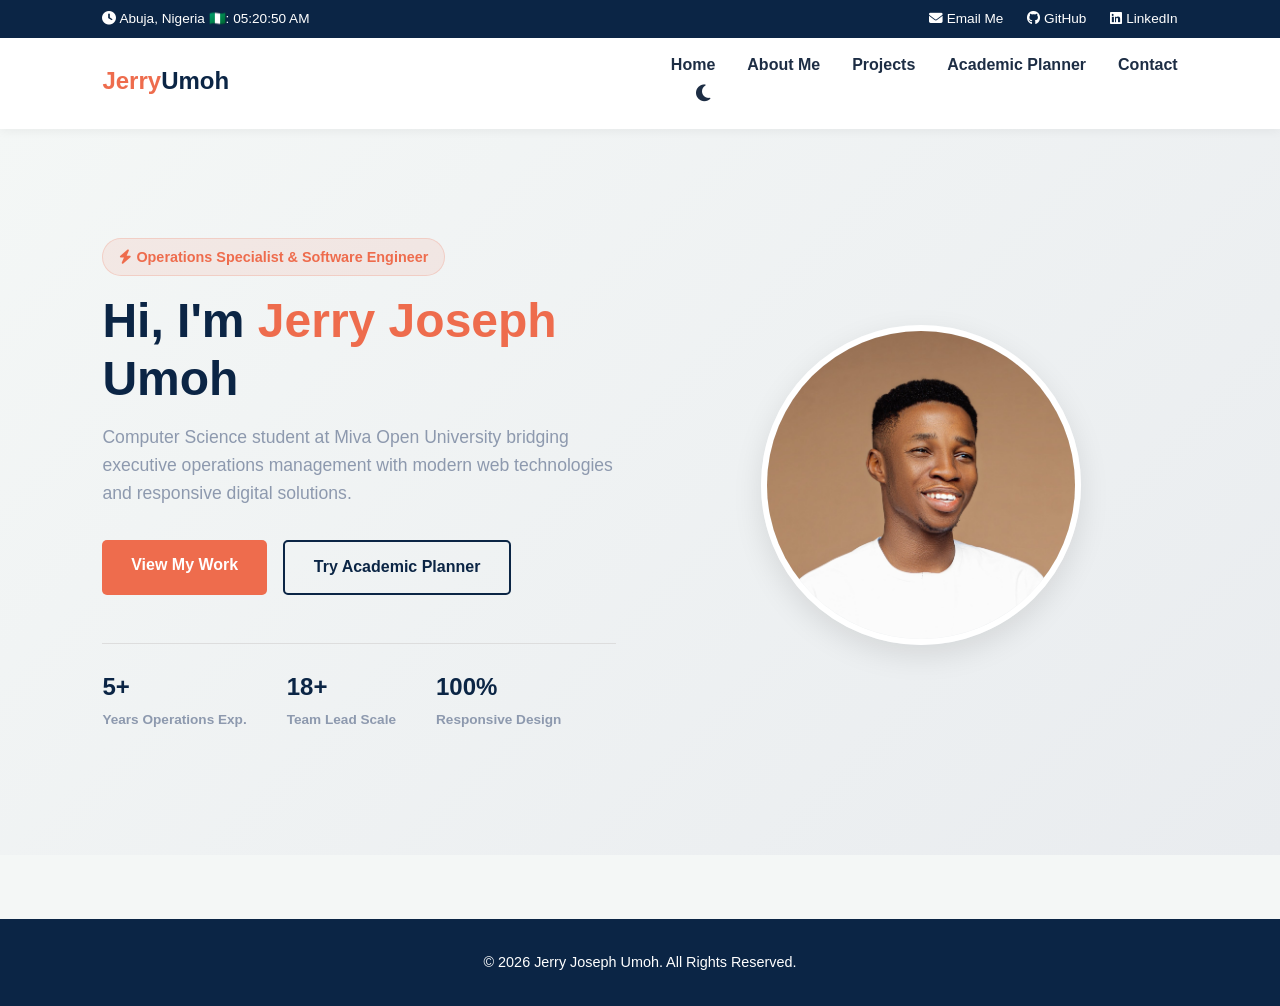
<file: index.html>
<!DOCTYPE html>
<html lang="en">
<head>
    <meta charset="UTF-8">
    <meta name="viewport" content="width=device-width, initial-scale=1.0">
    <title>Jerry Joseph Umoh | Home</title>
    <link rel="stylesheet" href="style.css">
    <link rel="stylesheet" href="https://cdnjs.cloudflare.com/ajax/libs/font-awesome/6.4.0/css/all.min.css">
</head>
<body>
   <!-- Top Utility Bar with Live Abuja Time & Social Connect -->
    <div class="top-utility-bar">
        <div class="utility-left">
            <span id="liveClock"><i class="fas fa-clock"></i> Abuja, Nigeria 🇳🇬</span>
        </div>
        <div class="utility-right">
            <a href="mailto:umohjerryjoseph@gmail.com"><i class="fas fa-envelope"></i> Email Me</a>
            <a href="https://github.com/Umoh-jerry-joseph" target="_blank"><i class="fab fa-github"></i> GitHub</a>
            <a href="https://www.linkedin.com/in/jerryumoh/" target="_blank"><i class="fab fa-linkedin"></i> LinkedIn</a>
        </div>
    </div>

    <header>
        <div class="logo"><span class="highlight">Jerry</span>Umoh</div>
        <nav>
            <ul class="nav-links">
                <li><a href="index.html">Home</a></li>
                <li><a href="about.html">About Me</a></li>
                <li><a href="projects.html">Projects</a></li>
                <li><a href="planner.html">Academic Planner</a></li>
                <li><a href="contact.html">Contact</a></li>
            </ul>
            <button id="themeToggleBtn" class="theme-toggle-btn" title="Toggle Dark/Light Mode"><i class="fas fa-moon"></i></button>
            <div class="hamburger"><i class="fas fa-bars"></i></div>
        </nav>
    </header>

    <main>
        <section class="hero-section">
            <div class="hero-content">
                <div class="hero-badge"><span><i class="fas fa-bolt"></i> Operations Specialist & Software Engineer</span></div>
                <h1>Hi, I'm <span class="highlight">Jerry Joseph</span> Umoh</h1>
                <p class="tagline">Computer Science student at Miva Open University bridging executive operations management with modern web technologies and responsive digital solutions.</p>
                <div class="hero-btns">
                    <a href="projects.html" class="btn primary-btn">View My Work</a>
                    <a href="planner.html" class="btn secondary-btn">Try Academic Planner</a>
                </div>
                <div class="hero-stats">
                    <div class="stat-item"><strong>5+</strong><span>Years Operations Exp.</span></div>
                    <div class="stat-item"><strong>18+</strong><span>Team Lead Scale</span></div>
                    <div class="stat-item"><strong>100%</strong><span>Responsive Design</span></div>
                </div>
            </div>
            <div class="hero-image">
                <div class="img-container">
                    <img src="head.jpg" alt="Jerry Joseph Umoh Profile Photo">
                </div>
            </div>
        </section>
    </main>

    <footer>
        <p>&copy; 2026 Jerry Joseph Umoh. All Rights Reserved.</p>
    </footer>

    <script src="script.js"></script>
</body>
</html>
</file>
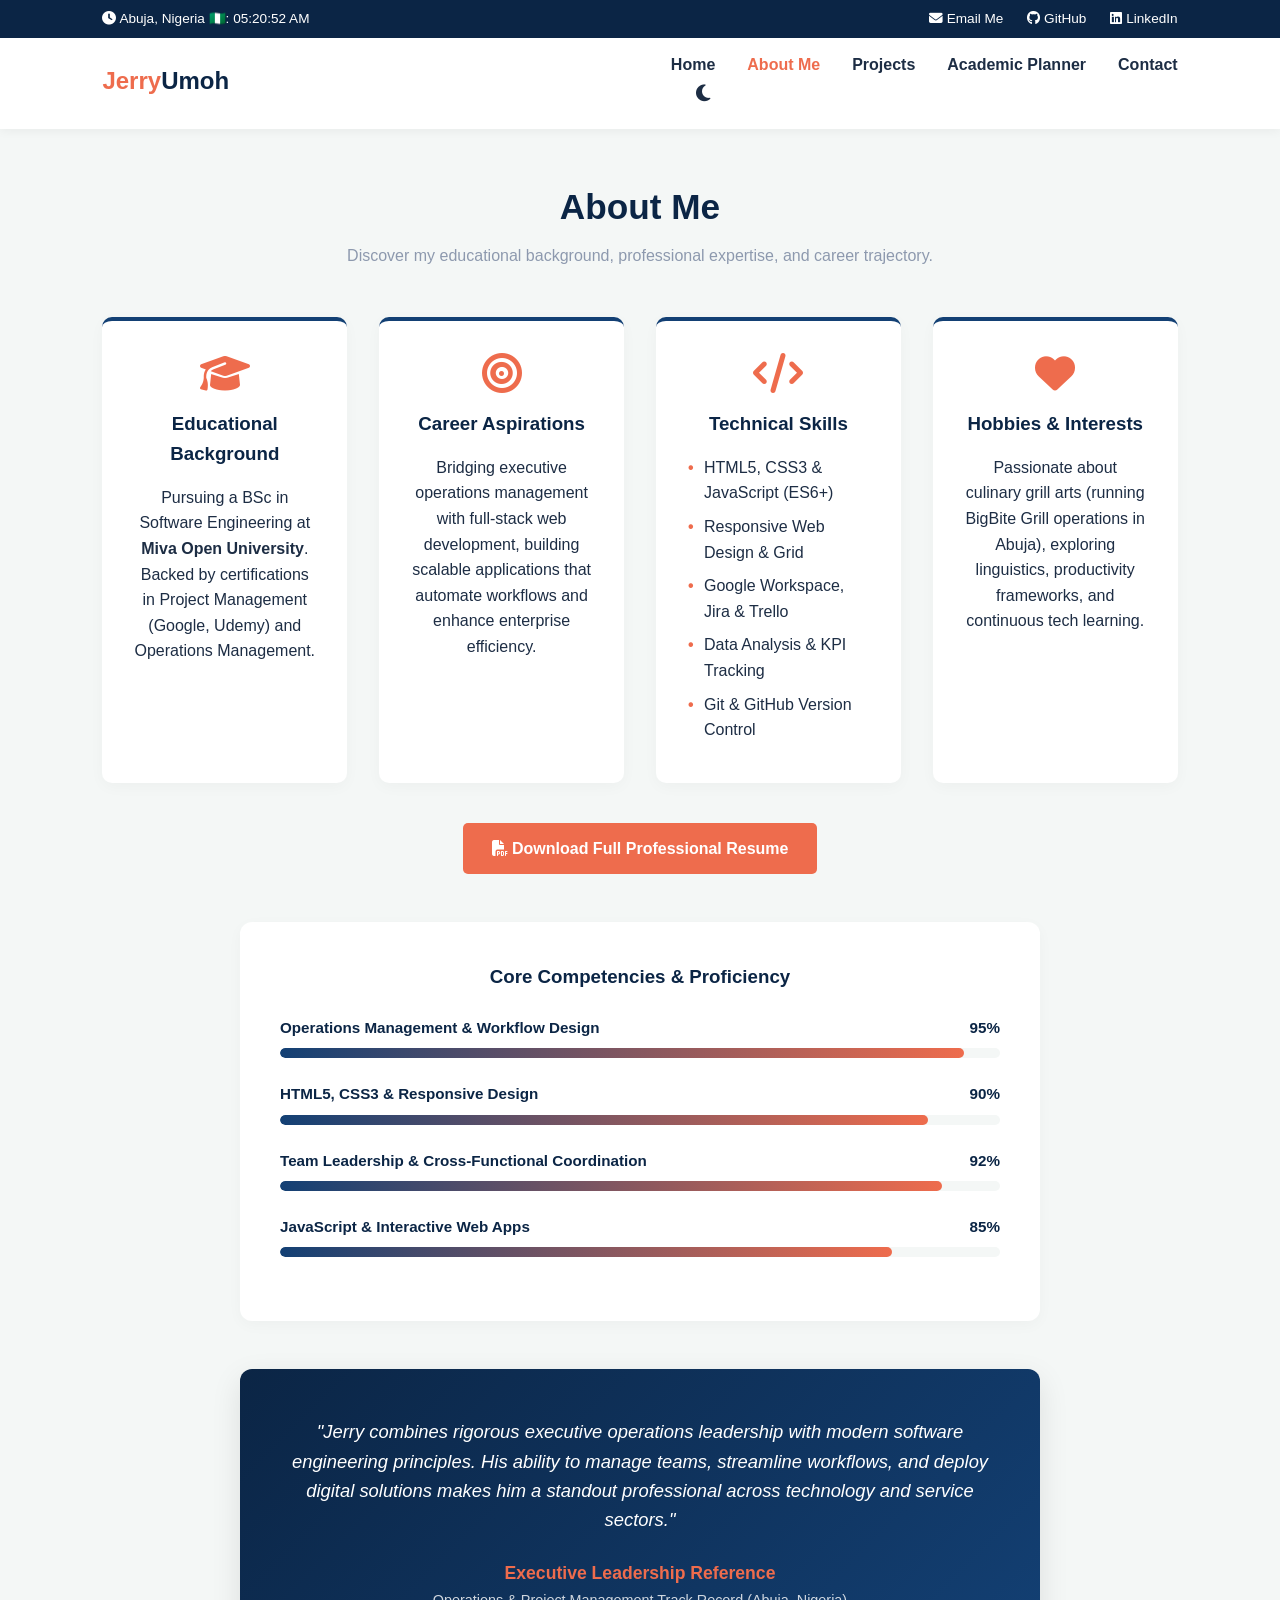
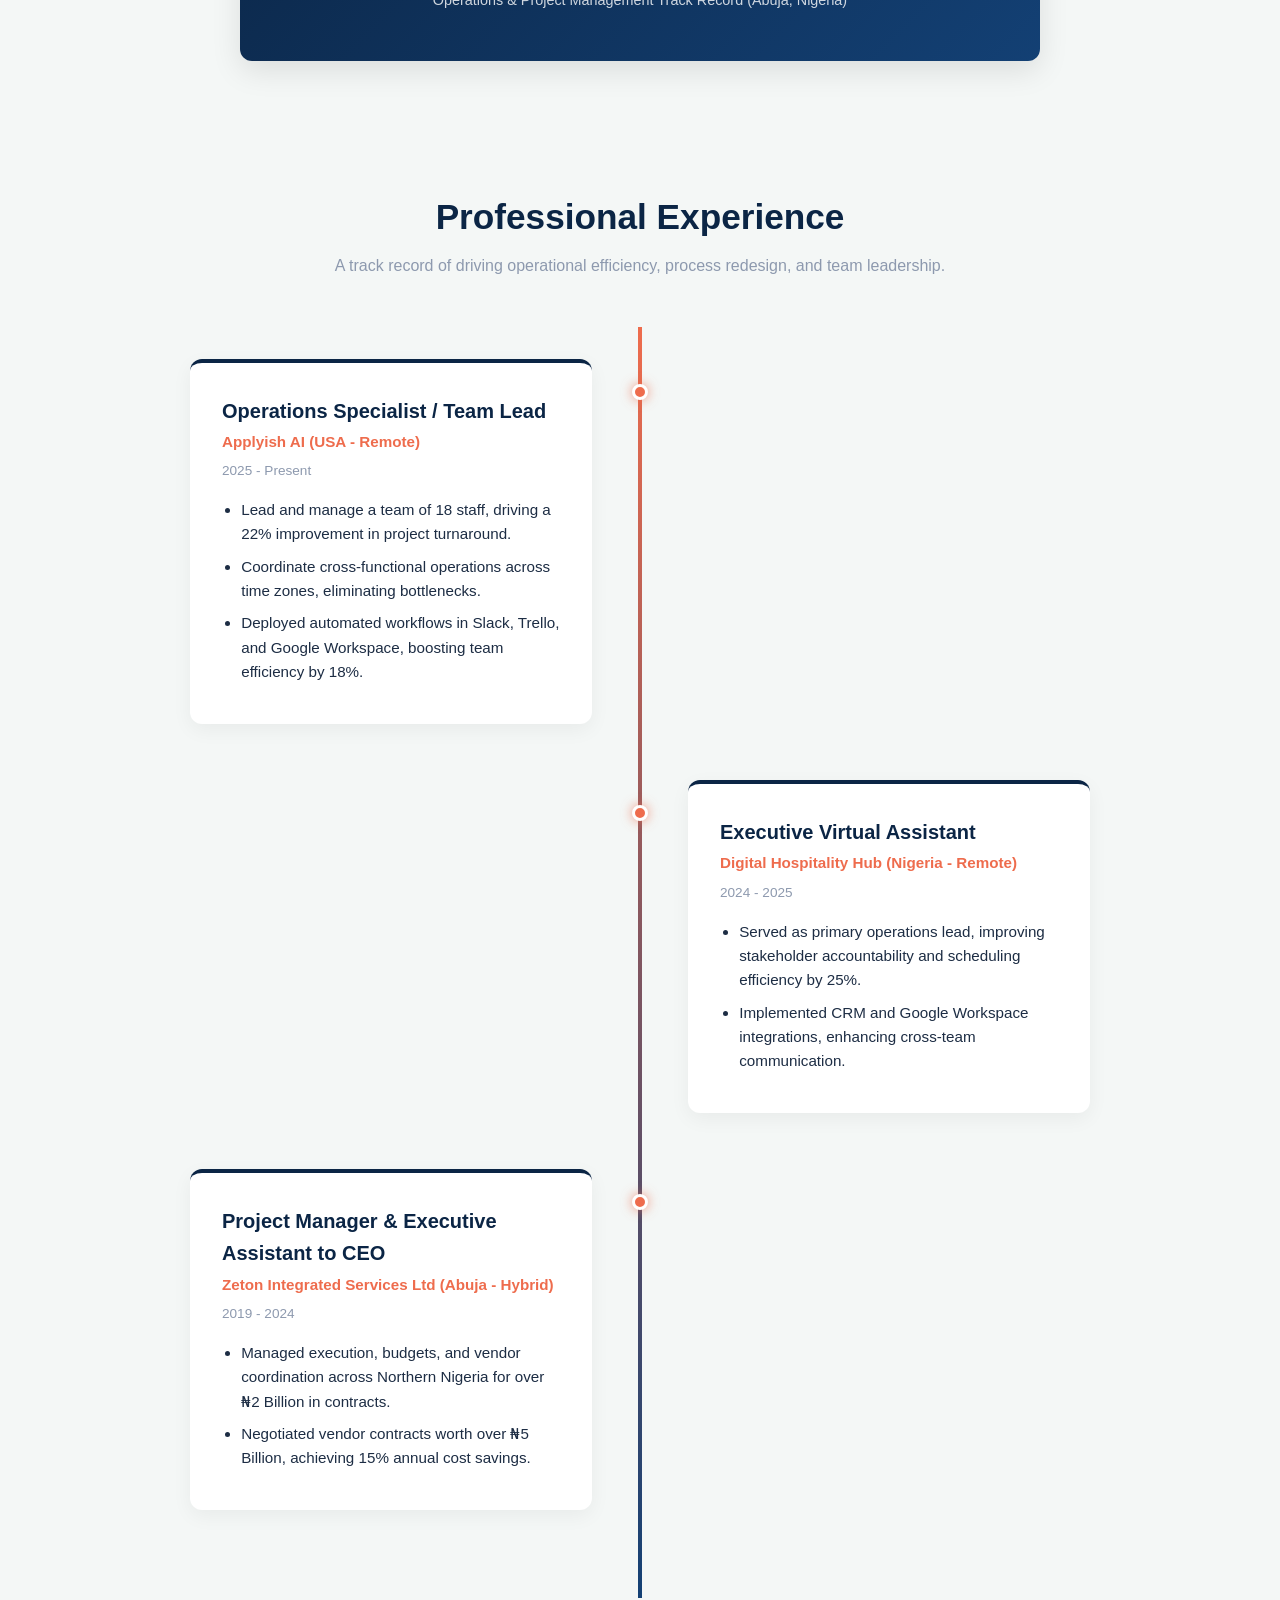
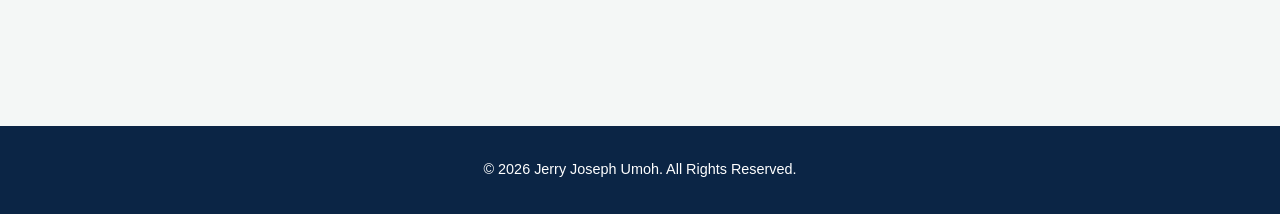
<file: about.html>
<!DOCTYPE html>
<html lang="en">
<head>
    <meta charset="UTF-8">
    <meta name="viewport" content="width=device-width, initial-scale=1.0">
    <title>Jerry Joseph Umoh | About Me</title>
    <link rel="stylesheet" href="style.css">
    <link rel="stylesheet" href="https://cdnjs.cloudflare.com/ajax/libs/font-awesome/6.4.0/css/all.min.css">
</head>
<body>
    <!-- Top Utility Bar with Live Abuja Time & Social Connect -->
    <div class="top-utility-bar">
        <div class="utility-left">
            <span id="liveClock"><i class="fas fa-clock"></i> Abuja, Nigeria 🇳🇬</span>
        </div>
        <div class="utility-right">
            <a href="mailto:umohjerryjoseph@gmail.com"><i class="fas fa-envelope"></i> Email Me</a>
            <a href="https://github.com/Umoh-jerry-joseph" target="_blank"><i class="fab fa-github"></i> GitHub</a>
            <a href="https://www.linkedin.com/in/jerryumoh/" target="_blank"><i class="fab fa-linkedin"></i> LinkedIn</a>
        </div>
    </div>

    <header>
        <div class="logo"><span class="highlight">Jerry</span>Umoh</div>
        <nav>
            <ul class="nav-links">
                <li><a href="index.html">Home</a></li>
                <li><a href="about.html" class="active">About Me</a></li>
                <li><a href="projects.html">Projects</a></li>
                <li><a href="planner.html">Academic Planner</a></li>
                <li><a href="contact.html">Contact</a></li>
            </ul>
            <button id="themeToggleBtn" class="theme-toggle-btn" title="Toggle Dark/Light Mode"><i class="fas fa-moon"></i></button>
            <div class="hamburger"><i class="fas fa-bars"></i></div>
        </nav>
    </header>

    <main>
        <section class="about-section">
            <h2 class="section-title">About Me</h2>
            <p class="section-subtitle">Discover my educational background, professional expertise, and career trajectory.</p>
            
            <div class="about-grid">
                <div class="about-card">
                    <i class="fas fa-graduation-cap"></i>
                    <h3>Educational Background</h3>
                    <p>Pursuing a BSc in Software Engineering at <strong>Miva Open University</strong>. Backed by certifications in Project Management (Google, Udemy) and Operations Management.</p>
                </div>
                <div class="about-card">
                    <i class="fas fa-bullseye"></i>
                    <h3>Career Aspirations</h3>
                    <p>Bridging executive operations management with full-stack web development, building scalable applications that automate workflows and enhance enterprise efficiency.</p>
                </div>
                <div class="about-card">
                    <i class="fas fa-code"></i>
                    <h3>Technical Skills</h3>
                    <ul class="skill-list">
                        <li>HTML5, CSS3 & JavaScript (ES6+)</li>
                        <li>Responsive Web Design & Grid</li>
                        <li>Google Workspace, Jira & Trello</li>
                        <li>Data Analysis & KPI Tracking</li>
                        <li>Git & GitHub Version Control</li>
                    </ul>
                </div>
                <div class="about-card">
                    <i class="fas fa-heart"></i>
                    <h3>Hobbies & Interests</h3>
                    <p>Passionate about culinary grill arts (running BigBite Grill operations in Abuja), exploring linguistics, productivity frameworks, and continuous tech learning.</p>
                </div>
            </div>

            <!-- Download Resume Button -->
            <div class="resume-download-wrapper">
                <a href="resume.pdf" target="_blank" class="btn primary-btn"><i class="fas fa-file-pdf"></i> Download Full Professional Resume</a>
            </div>

            <!-- Animated Skill Progress Bars Section -->
            <div class="skills-progress-container">
                <h3 style="text-align: center; color: var(--primary-color); margin-bottom: 1.5rem;">Core Competencies & Proficiency</h3>
                
                <div class="skill-progress-item">
                    <div class="skill-info"><span>Operations Management & Workflow Design</span><span>95%</span></div>
                    <div class="progress-bar-bg"><div class="progress-bar-fill" style="width: 95%;"></div></div>
                </div>
                <div class="skill-progress-item">
                    <div class="skill-info"><span>HTML5, CSS3 & Responsive Design</span><span>90%</span></div>
                    <div class="progress-bar-bg"><div class="progress-bar-fill" style="width: 90%;"></div></div>
                </div>
                <div class="skill-progress-item">
                    <div class="skill-info"><span>Team Leadership & Cross-Functional Coordination</span><span>92%</span></div>
                    <div class="progress-bar-bg"><div class="progress-bar-fill" style="width: 92%;"></div></div>
                </div>
                <div class="skill-progress-item">
                    <div class="skill-info"><span>JavaScript & Interactive Web Apps</span><span>85%</span></div>
                    <div class="progress-bar-bg"><div class="progress-bar-fill" style="width: 85%;"></div></div>
                </div>
            </div>

            <!-- Professional Endorsement Quote Card -->
            <div class="testimonial-card">
                <blockquote>
                    "Jerry combines rigorous executive operations leadership with modern software engineering principles. His ability to manage teams, streamline workflows, and deploy digital solutions makes him a standout professional across technology and service sectors."
                </blockquote>
                <div class="testimonial-author">
                    <strong>Executive Leadership Reference</strong>
                    <span>Operations & Project Management Track Record (Abuja, Nigeria)</span>
                </div>
            </div>
        </section>

        <!-- Professional Experience Motion Timeline -->
        <section class="experience-section">
            <h2 class="section-title">Professional Experience</h2>
            <p class="section-subtitle">A track record of driving operational efficiency, process redesign, and team leadership.</p>
            
            <div class="motion-timeline">
                <div class="timeline-item slide-from-left">
                    <div class="timeline-dot"></div>
                    <div class="exp-card">
                        <div class="exp-header">
                            <h3>Operations Specialist / Team Lead</h3>
                            <span class="exp-company">Applyish AI (USA - Remote)</span>
                            <span class="exp-date">2025 - Present</span>
                        </div>
                        <ul class="exp-details">
                            <li>Lead and manage a team of 18 staff, driving a 22% improvement in project turnaround.</li>
                            <li>Coordinate cross-functional operations across time zones, eliminating bottlenecks.</li>
                            <li>Deployed automated workflows in Slack, Trello, and Google Workspace, boosting team efficiency by 18%.</li>
                        </ul>
                    </div>
                </div>

                <div class="timeline-item slide-from-right">
                    <div class="timeline-dot"></div>
                    <div class="exp-card">
                        <div class="exp-header">
                            <h3>Executive Virtual Assistant</h3>
                            <span class="exp-company">Digital Hospitality Hub (Nigeria - Remote)</span>
                            <span class="exp-date">2024 - 2025</span>
                        </div>
                        <ul class="exp-details">
                            <li>Served as primary operations lead, improving stakeholder accountability and scheduling efficiency by 25%.</li>
                            <li>Implemented CRM and Google Workspace integrations, enhancing cross-team communication.</li>
                        </ul>
                    </div>
                </div>

                <div class="timeline-item slide-from-left">
                    <div class="timeline-dot"></div>
                    <div class="exp-card">
                        <div class="exp-header">
                            <h3>Project Manager & Executive Assistant to CEO</h3>
                            <span class="exp-company">Zeton Integrated Services Ltd (Abuja - Hybrid)</span>
                            <span class="exp-date">2019 - 2024</span>
                        </div>
                        <ul class="exp-details">
                            <li>Managed execution, budgets, and vendor coordination across Northern Nigeria for over ₦2 Billion in contracts.</li>
                            <li>Negotiated vendor contracts worth over ₦5 Billion, achieving 15% annual cost savings.</li>
                        </ul>
                    </div>
                </div>
            </div>
        </section>
    </main>

    <footer>
        <p>&copy; 2026 Jerry Joseph Umoh. All Rights Reserved.</p>
    </footer>

    <script src="script.js"></script>
</body>
</html>
</file>
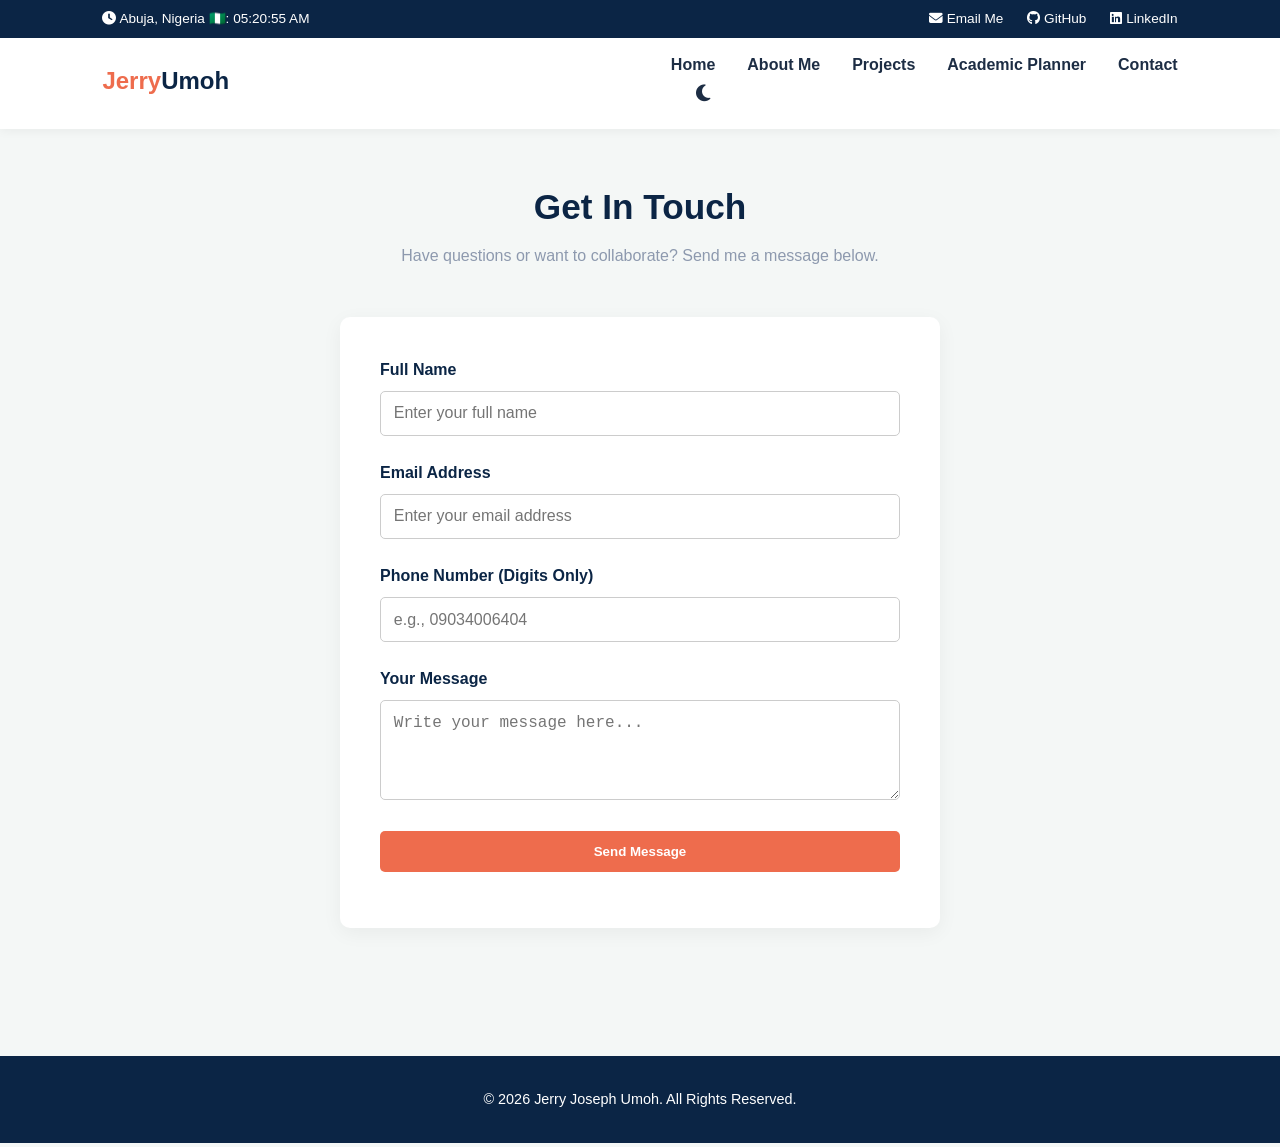
<file: contact.html>
<!DOCTYPE html>
<html lang="en">
<head>
    <meta charset="UTF-8">
    <meta name="viewport" content="width=device-width, initial-scale=1.0">
    <title>Jerry Joseph Umoh | Contact</title>
    <link rel="stylesheet" href="style.css">
    <link rel="stylesheet" href="https://cdnjs.cloudflare.com/ajax/libs/font-awesome/6.4.0/css/all.min.css">
</head>
<body>
    <!-- Top Utility Bar with Live Abuja Time & Social Connect -->
    <div class="top-utility-bar">
        <div class="utility-left">
            <span id="liveClock"><i class="fas fa-clock"></i> Abuja, Nigeria 🇳🇬</span>
        </div>
        <div class="utility-right">
            <a href="mailto:umohjerryjoseph@gmail.com"><i class="fas fa-envelope"></i> Email Me</a>
            <a href="https://github.com/Umoh-jerry-joseph" target="_blank"><i class="fab fa-github"></i> GitHub</a>
            <a href="https://www.linkedin.com/in/jerryumoh/" target="_blank"><i class="fab fa-linkedin"></i> LinkedIn</a>
        </div>
    </div>

    <header>
        <div class="logo"><span class="highlight">Jerry</span>Umoh</div>
        <nav>
            <ul class="nav-links">
                <li><a href="index.html">Home</a></li>
                <li><a href="about.html">About Me</a></li>
                <li><a href="projects.html">Projects</a></li>
                <li><a href="planner.html">Academic Planner</a></li>
                <li><a href="contact.html">Contact</a></li>
            </ul>
            <button id="themeToggleBtn" class="theme-toggle-btn" title="Toggle Dark/Light Mode"><i class="fas fa-moon"></i></button>
            <div class="hamburger"><i class="fas fa-bars"></i></div>
        </nav>
    </header>

    <main>
        <section class="contact-section">
            <h2 class="section-title">Get In Touch</h2>
            <p class="section-subtitle">Have questions or want to collaborate? Send me a message below.</p>
            
            <div class="contact-container">
                <form id="contactForm" novalidate>
                    <div class="form-group">
                        <label for="name">Full Name</label>
                        <input type="text" id="name" placeholder="Enter your full name">
                        <small class="error-msg" id="nameError"></small>
                    </div>
                    <div class="form-group">
                        <label for="email">Email Address</label>
                        <input type="email" id="email" placeholder="Enter your email address">
                        <small class="error-msg" id="emailError"></small>
                    </div>
                    <div class="form-group">
                        <label for="phone">Phone Number (Digits Only)</label>
                        <input type="tel" id="phone" placeholder="e.g., 09034006404">
                        <small class="error-msg" id="phoneError"></small>
                    </div>
                    <div class="form-group">
                        <label for="message">Your Message</label>
                        <textarea id="message" rows="4" placeholder="Write your message here..."></textarea>
                        <small class="error-msg" id="messageError"></small>
                    </div>
                    <button type="submit" class="btn primary-btn submit-btn">Send Message</button>
                    <p id="successMessage" class="success-msg"></p>
                </form>
            </div>
        </section>
    </main>

    <footer>
        <p>&copy; 2026 Jerry Joseph Umoh. All Rights Reserved.</p>
    </footer>

    <script src="script.js"></script>
</body>
</html>
</file>
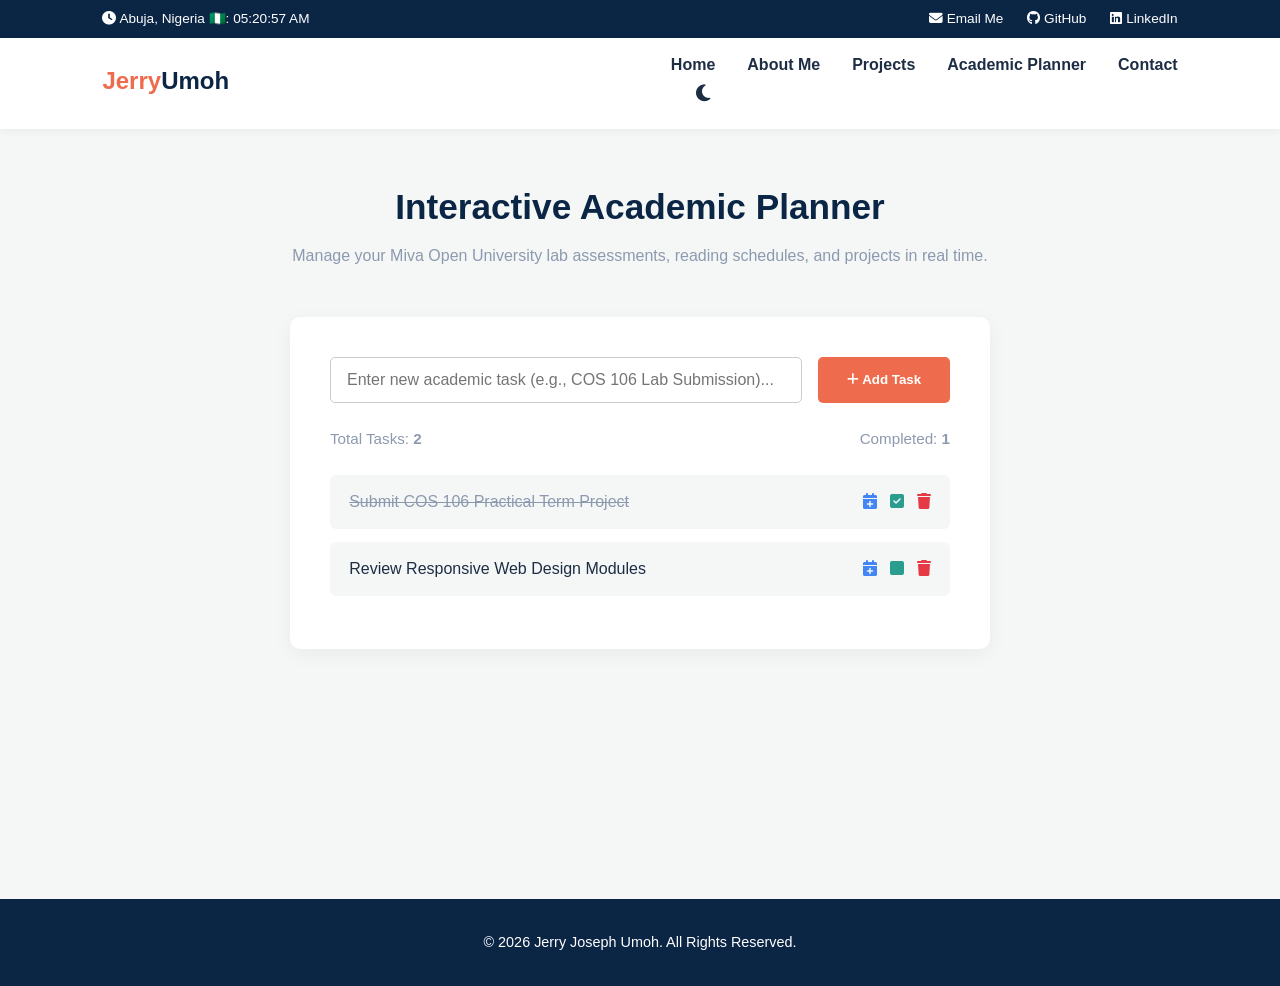
<file: planner.html>
<!DOCTYPE html>
<html lang="en">
<head>
    <meta charset="UTF-8">
    <meta name="viewport" content="width=device-width, initial-scale=1.0">
    <title>Jerry Joseph Umoh | Academic Planner</title>
    <link rel="stylesheet" href="style.css">
    <link rel="stylesheet" href="https://cdnjs.cloudflare.com/ajax/libs/font-awesome/6.4.0/css/all.min.css">
</head>
<body>
    <!-- Top Utility Bar with Live Abuja Time & Social Connect -->
    <div class="top-utility-bar">
        <div class="utility-left">
            <span id="liveClock"><i class="fas fa-clock"></i> Abuja, Nigeria 🇳🇬</span>
        </div>
        <div class="utility-right">
            <a href="mailto:umohjerryjoseph@gmail.com"><i class="fas fa-envelope"></i> Email Me</a>
            <a href="https://github.com/Umoh-jerry-joseph" target="_blank"><i class="fab fa-github"></i> GitHub</a>
            <a href="https://www.linkedin.com/in/jerryumoh/" target="_blank"><i class="fab fa-linkedin"></i> LinkedIn</a>
        </div>
    </div>

    <header>
        <div class="logo"><span class="highlight">Jerry</span>Umoh</div>
        <nav>
            <ul class="nav-links">
                <li><a href="index.html">Home</a></li>
                <li><a href="about.html">About Me</a></li>
                <li><a href="projects.html">Projects</a></li>
                <li><a href="planner.html">Academic Planner</a></li>
                <li><a href="contact.html">Contact</a></li>
            </ul>
            <button id="themeToggleBtn" class="theme-toggle-btn" title="Toggle Dark/Light Mode"><i class="fas fa-moon"></i></button>
            <div class="hamburger"><i class="fas fa-bars"></i></div>
        </nav>
    </header>

    <main>
        <section class="planner-section">
            <h2 class="section-title">Interactive Academic Planner</h2>
            <p class="section-subtitle">Manage your Miva Open University lab assessments, reading schedules, and projects in real time.</p>
            
            <div class="planner-container">
                <div class="planner-input-group">
                    <input type="text" id="taskInput" placeholder="Enter new academic task (e.g., COS 106 Lab Submission)...">
                    <button id="addTaskBtn" class="btn primary-btn"><i class="fas fa-plus"></i> Add Task</button>
                </div>
                
                <div class="task-stats">
                    <span>Total Tasks: <strong id="totalCount">0</strong></span>
                    <span>Completed: <strong id="completedCount">0</strong></span>
                </div>

                <ul id="taskList" class="task-list">
                    <!-- Dynamic JavaScript Tasks go here -->
                </ul>
            </div>
        </section>
    </main>

    <footer>
        <p>&copy; 2026 Jerry Joseph Umoh. All Rights Reserved.</p>
    </footer>

    <script src="script.js"></script>
</body>
</html>
</file>
<file: style.css>
/* CSS Reset & Variables */
* {
    margin: 0;
    padding: 0;
    box-sizing: border-box;
}

:root {
    --primary-color: #0b2545;
    --secondary-color: #134074;
    --accent-color: #ee6c4d;
    --bg-light: #f4f7f6;
    --white: #ffffff;
    --text-dark: #1d2d44;
    --gray: #8d99ae;
    --success: #2a9d8f;
    --error: #e63946;
    --transition: all 0.3s ease;
}

html {
    scroll-behavior: smooth;
    font-family: 'Segoe UI', Tahoma, Geneva, Verdana, sans-serif;
}

body {
    background-color: var(--bg-light);
    color: var(--text-dark);
    line-height: 1.6;
}

/* Header & Responsive Navigation */
header {
    background-color: var(--white);
    display: flex;
    justify-content: space-between;
    align-items: center;
    padding: 1.2rem 8%;
    position: fixed;
    top: 0;
    left: 0;
    width: 100%;
    box-shadow: 0 2px 10px rgba(0, 0, 0, 0.05);
    z-index: 1000;
}

.logo {
    font-size: 1.5rem;
    font-weight: 700;
    color: var(--primary-color);
}

.highlight {
    color: var(--accent-color);
}

nav ul.nav-links {
    display: flex;
    list-style: none;
    gap: 2rem;
}

nav ul.nav-links li a {
    text-decoration: none;
    color: var(--text-dark);
    font-weight: 600;
    transition: var(--transition);
}

nav ul.nav-links li a:hover,
nav ul.nav-links li a.active {
    color: var(--accent-color);
}

.hamburger {
    display: none;
    font-size: 1.5rem;
    cursor: pointer;
    color: var(--primary-color);
}

/* Main Container Padding for Fixed Header */
main {
    margin-top: 80px;
    min-height: calc(100vh - 180px);
}

section {
    padding: 4rem 8%;
}

.section-title {
    text-align: center;
    font-size: 2.2rem;
    color: var(--primary-color);
    margin-bottom: 0.5rem;
}

.section-subtitle {
    text-align: center;
    color: var(--gray);
    margin-bottom: 3rem;
}

/* Buttons */
.btn {
    display: inline-block;
    padding: 0.8rem 1.8rem;
    border-radius: 5px;
    text-decoration: none;
    font-weight: 600;
    transition: var(--transition);
    cursor: pointer;
    border: none;
}

.primary-btn {
    background-color: var(--accent-color);
    color: var(--white);
}

.primary-btn:hover {
    background-color: #d85c3b;
    transform: translateY(-2px);
}

.secondary-btn {
    background-color: transparent;
    color: var(--primary-color);
    border: 2px solid var(--primary-color);
}

.secondary-btn:hover {
    background-color: var(--primary-color);
    color: var(--white);
}

/* Hero Section */
.hero-section {
    display: grid;
    grid-template-columns: 1fr 1fr;
    align-items: center;
    gap: 3rem;
    min-height: calc(100vh - 160px);
    background: linear-gradient(135deg, #f4f7f6 0%, #e9ecef 100%);
}

.hero-badge {
    display: inline-block;
    background-color: rgba(238, 108, 77, 0.1);
    color: var(--accent-color);
    padding: 0.4rem 1rem;
    border-radius: 50px;
    font-weight: 600;
    font-size: 0.9rem;
    margin-bottom: 1rem;
    border: 1px solid rgba(238, 108, 77, 0.2);
}

.hero-content h1 {
    font-size: 3rem;
    color: var(--primary-color);
    margin-bottom: 1rem;
    line-height: 1.2;
}

.tagline {
    font-size: 1.1rem;
    color: var(--gray);
    margin-bottom: 2rem;
}

.hero-btns {
    display: flex;
    gap: 1rem;
}

.hero-stats {
    display: flex;
    gap: 2.5rem;
    margin-top: 3rem;
    padding-top: 1.5rem;
    border-top: 1px solid #ddd;
}

.stat-item strong {
    display: block;
    font-size: 1.5rem;
    color: var(--primary-color);
}

.stat-item span {
    font-size: 0.85rem;
    color: var(--gray);
    font-weight: 600;
}

.hero-image {
    display: flex;
    justify-content: center;
}

.img-container {
    width: 320px;
    height: 320px;
    border-radius: 50%;
    overflow: hidden;
    border: 6px solid var(--white);
    box-shadow: 0 10px 30px rgba(0,0,0,0.1);
}

.img-container img {
    width: 100%;
    height: 100%;
    object-fit: cover;
}

/* About & Experience Styles */
.about-grid {
    display: grid;
    grid-template-columns: repeat(auto-fit, minmax(240px, 1fr));
    gap: 2rem;
    margin-top: 2rem;
}

.about-card {
    background: var(--white);
    padding: 2rem;
    border-radius: 10px;
    text-align: center;
    transition: var(--transition);
    border-top: 4px solid var(--secondary-color);
    box-shadow: 0 4px 15px rgba(0,0,0,0.03);
}

.about-card:hover {
    transform: translateY(-5px);
    box-shadow: 0 8px 20px rgba(0,0,0,0.08);
}

.about-card i {
    font-size: 2.5rem;
    color: var(--accent-color);
    margin-bottom: 1rem;
}

.about-card h3 {
    margin-bottom: 1rem;
    color: var(--primary-color);
}

.skill-list {
    list-style: none;
    text-align: left;
    padding-left: 1rem;
}

.skill-list li {
    margin-bottom: 0.5rem;
    position: relative;
}

.skill-list li::before {
    content: "•";
    color: var(--accent-color);
    font-weight: bold;
    display: inline-block;
    width: 1em;
    margin-left: -1em;
}

/* Motion Timeline for Experience */
.motion-timeline {
    position: relative;
    max-width: 900px;
    margin: 0 auto;
    padding: 2rem 0;
}

.motion-timeline::before {
    content: '';
    position: absolute;
    top: 0;
    bottom: 0;
    left: 50%;
    width: 4px;
    background: linear-gradient(to bottom, var(--accent-color), var(--secondary-color));
    transform: translateX(-50%);
}

.timeline-item {
    position: relative;
    margin-bottom: 3.5rem;
    width: 50%;
}

.timeline-item.slide-from-left {
    left: 0;
    padding-right: 3rem;
}

.timeline-item.slide-from-right {
    left: 50%;
    padding-left: 3rem;
}

.timeline-dot {
    position: absolute;
    top: 25px;
    width: 16px;
    height: 16px;
    border-radius: 50%;
    background-color: var(--accent-color);
    border: 3px solid var(--white);
    box-shadow: 0 0 12px rgba(238, 108, 77, 0.7);
    z-index: 10;
}

.slide-from-left .timeline-dot { right: -8px; }
.slide-from-right .timeline-dot { left: -8px; }

.exp-card {
    background: var(--white);
    padding: 2rem;
    border-radius: 12px;
    box-shadow: 0 6px 20px rgba(0, 0, 0, 0.05);
    border-top: 4px solid var(--primary-color);
}

.exp-header h3 {
    color: var(--primary-color);
    font-size: 1.25rem;
    margin-bottom: 0.2rem;
}

.exp-company {
    display: block;
    font-weight: 600;
    color: var(--accent-color);
    font-size: 0.95rem;
    margin-bottom: 0.2rem;
}

.exp-date {
    display: inline-block;
    font-size: 0.85rem;
    color: var(--gray);
    margin-bottom: 1rem;
}

.exp-details {
    list-style: disc;
    padding-left: 1.2rem;
    color: var(--text-dark);
    font-size: 0.95rem;
}

.exp-details li { margin-bottom: 0.5rem; }

/* Projects Grid */
.projects-grid {
    display: grid;
    grid-template-columns: repeat(auto-fit, minmax(300px, 1fr));
    gap: 2rem;
}

.project-card {
    background: var(--white);
    border-radius: 10px;
    overflow: hidden;
    box-shadow: 0 4px 15px rgba(0,0,0,0.05);
    transition: var(--transition);
}

.project-card:hover {
    transform: translateY(-5px);
    box-shadow: 0 10px 25px rgba(0,0,0,0.1);
}

.project-img { height: 200px; overflow: hidden; }
.project-img img { width: 100%; height: 100%; object-fit: cover; }
.project-info { padding: 1.5rem; }
.project-info h3 { color: var(--primary-color); margin-bottom: 0.8rem; }
.project-info p { color: var(--gray); font-size: 0.95rem; margin-bottom: 1.5rem; }
.project-links { display: flex; gap: 1rem; }
.project-links a { text-decoration: none; color: var(--secondary-color); font-weight: 600; font-size: 0.9rem; }
.project-links a:hover { color: var(--accent-color); }

/* Academic Planner */
.planner-container {
    max-width: 700px;
    margin: 0 auto;
    background: var(--white);
    padding: 2.5rem;
    border-radius: 10px;
    box-shadow: 0 5px 20px rgba(0,0,0,0.05);
}

.planner-input-group {
    display: flex;
    gap: 1rem;
    margin-bottom: 1.5rem;
}

.planner-input-group input {
    flex: 1;
    padding: 0.8rem 1rem;
    border: 1px solid #ccc;
    border-radius: 5px;
    font-size: 1rem;
    outline: none;
}

.task-stats {
    display: flex;
    justify-content: space-between;
    margin-bottom: 1.5rem;
    font-size: 0.95rem;
    color: var(--gray);
}

.task-list { list-style: none; max-height: 350px; overflow-y: auto; }
.task-item {
    display: flex;
    justify-content: space-between;
    align-items: center;
    background: var(--bg-light);
    padding: 0.9rem 1.2rem;
    margin-bottom: 0.8rem;
    border-radius: 6px;
}
.task-item.completed span { text-decoration: line-through; color: var(--gray); }
.task-text { flex: 1; cursor: pointer; }
.task-actions { display: flex; gap: 0.8rem; }
.task-actions button { background: none; border: none; cursor: pointer; font-size: 1rem; }
.complete-btn { color: var(--success); }
.delete-btn { color: var(--error); }

/* Contact Form */
.contact-container {
    max-width: 600px;
    margin: 0 auto;
    background: var(--white);
    padding: 2.5rem;
    border-radius: 10px;
    box-shadow: 0 5px 20px rgba(0,0,0,0.05);
}

.form-group { margin-bottom: 1.5rem; }
.form-group label { display: block; margin-bottom: 0.5rem; font-weight: 600; color: var(--primary-color); }
.form-group input, .form-group textarea {
    width: 100%;
    padding: 0.8rem;
    border: 1px solid #ccc;
    border-radius: 5px;
    font-size: 1rem;
    outline: none;
}
.error-msg { color: var(--error); font-size: 0.85rem; margin-top: 0.3rem; display: block; }
.submit-btn { width: 100%; }
.success-msg { color: var(--success); font-weight: 600; text-align: center; margin-top: 1rem; }

/* Footer */
footer {
    background-color: var(--primary-color);
    color: var(--white);
    text-align: center;
    padding: 2rem;
    font-size: 0.9rem;
    margin-top: 4rem;
}

/* Responsive Mobile Navigation */
@media (max-width: 768px) {
    nav ul.nav-links {
        display: none;
        flex-direction: column;
        position: absolute;
        top: 80px;
        left: 0;
        width: 100%;
        background-color: var(--white);
        padding: 1.5rem 0;
        box-shadow: 0 10px 15px rgba(0,0,0,0.05);
        text-align: center;
        gap: 1.5rem;
    }
    nav ul.nav-links.active {
        display: flex;
    }
    .hamburger {
        display: block;
    }
    .hero-section {
        grid-template-columns: 1fr;
        text-align: center;
        padding-top: 2rem;
    }
    .hero-btns, .hero-stats {
        justify-content: center;
    }
    .motion-timeline::before { left: 20px; }
    .timeline-item { width: 100%; padding-left: 50px !important; padding-right: 0 !important; left: 0 !important; }
    .timeline-dot { left: 12px !important; }
}

/* Google Calendar Button Styling */
.calendar-btn {
    color: #4285F4; /* Google Calendar Blue */
    font-size: 1rem;
    transition: var(--transition);
}

.calendar-btn:hover {
    color: #1a73e8;
    transform: scale(1.1);
}

/* --- NEW FEATURE ADDITIONS STYLING --- */

/* Top Social & Time Bar */
.top-utility-bar {
    background-color: var(--primary-color);
    color: var(--white);
    padding: 0.5rem 8%;
    display: flex;
    justify-content: space-between;
    align-items: center;
    font-size: 0.85rem;
    position: fixed;
    top: 0;
    left: 0;
    width: 100%;
    z-index: 1001;
}

.utility-left, .utility-right {
    display: flex;
    gap: 1.5rem;
    align-items: center;
}

.utility-right a {
    color: var(--white);
    text-decoration: none;
    transition: var(--transition);
}

.utility-right a:hover {
    color: var(--accent-color);
}

/* Adjust Header Position for Utility Bar */
header {
    top: 33px !important; /* Positioned right below the utility bar */
}

main {
    margin-top: 115px !important;
}

/* Dark Mode Theme Variables */
body.dark-mode {
    --primary-color: #e2e8f0;
    --secondary-color: #94a3b8;
    --bg-light: #0f172a;
    --white: #1e293b;
    --text-dark: #f8fafc;
    --gray: #94a3b8;
}

/* Dark Mode Toggle Button */
.theme-toggle-btn {
    background: none;
    border: none;
    color: var(--text-dark);
    font-size: 1.2rem;
    cursor: pointer;
    padding: 0.3rem 0.6rem;
    border-radius: 50%;
    transition: var(--transition);
    margin-left: 1rem;
}

.theme-toggle-btn:hover {
    background-color: rgba(238, 108, 77, 0.1);
    color: var(--accent-color);
}

/* Project Filter Category Buttons */
.project-filters {
    display: flex;
    justify-content: center;
    gap: 1rem;
    margin-bottom: 2.5rem;
}

.filter-btn {
    background-color: var(--white);
    color: var(--primary-color);
    border: 2px solid var(--secondary-color);
    padding: 0.5rem 1.2rem;
    border-radius: 20px;
    font-weight: 600;
    cursor: pointer;
    transition: var(--transition);
}

.filter-btn.active, 
.filter-btn:hover {
    background-color: var(--accent-color);
    color: var(--white);
    border-color: var(--accent-color);
}

/* Responsive adjustment for top utility bar on mobile */
@media (max-width: 768px) {
    .top-utility-bar {
        flex-direction: column;
        gap: 0.3rem;
        text-align: center;
        padding: 0.4rem 4%;
    }
    header {
        top: 55px !important;
    }
    main {
        margin-top: 135px !important;
    }
}

/* --- Skill Progress Bars Styling --- */
.skills-progress-container {
    background: var(--white);
    padding: 2.5rem;
    border-radius: 12px;
    box-shadow: 0 4px 15px rgba(0,0,0,0.03);
    margin-top: 3rem;
    max-width: 800px;
    margin-left: auto;
    margin-right: auto;
}

.skill-progress-item {
    margin-bottom: 1.5rem;
}

.skill-info {
    display: flex;
    justify-content: space-between;
    font-weight: 600;
    color: var(--primary-color);
    margin-bottom: 0.5rem;
    font-size: 0.95rem;
}

.progress-bar-bg {
    width: 100%;
    height: 10px;
    background-color: var(--bg-light);
    border-radius: 5px;
    overflow: hidden;
}

.progress-bar-fill {
    height: 100%;
    background: linear-gradient(90deg, var(--secondary-color), var(--accent-color));
    border-radius: 5px;
    width: 0;
    transition: width 1.5s ease-in-out;
}

/* --- Testimonial / Endorsement Quote Styling --- */
.testimonial-card {
    background: linear-gradient(135deg, var(--primary-color), var(--secondary-color));
    color: var(--white);
    padding: 3rem 2.5rem;
    border-radius: 12px;
    max-width: 800px;
    margin: 3rem auto 0 auto;
    text-align: center;
    box-shadow: 0 10px 30px rgba(0,0,0,0.1);
}

.testimonial-card blockquote {
    font-size: 1.15rem;
    font-style: italic;
    line-height: 1.6;
    margin-bottom: 1.5rem;
}

.testimonial-author strong {
    display: block;
    font-size: 1.1rem;
    color: var(--accent-color);
}

.testimonial-author span {
    font-size: 0.9rem;
    opacity: 0.8;
}

.resume-download-wrapper {
    text-align: center;
    margin-top: 2.5rem;
}

/* --- ADVANCED ANIMATIONS & EFFECTS --- */

/* 1. Floating Pulse Aura on Profile Image */
@keyframes pulseGlow {
    0% { box-shadow: 0 0 0 0 rgba(238, 108, 77, 0.4); }
    70% { box-shadow: 0 0 0 20px rgba(238, 108, 77, 0); }
    100% { box-shadow: 0 0 0 0 rgba(238, 108, 77, 0); }
}

.img-container {
    animation: pulseGlow 3s infinite;
}

/* 2. Scroll Reveal Base Styles */
.reveal-on-scroll {
    opacity: 0;
    transform: translateY(40px);
    transition: opacity 0.8s ease-out, transform 0.8s ease-out;
}

.reveal-on-scroll.revealed {
    opacity: 1;
    transform: translateY(0);
}

/* 3. BigBite Grill Modal Styling */
.modal-overlay {
    display: none;
    position: fixed;
    top: 0;
    left: 0;
    width: 100%;
    height: 100%;
    background-color: rgba(0, 0, 0, 0.6);
    z-index: 2000;
    justify-content: center;
    align-items: center;
    backdrop-filter: blur(5px);
}

.modal-content {
    background: var(--white);
    padding: 2.5rem;
    border-radius: 12px;
    width: 90%;
    max-width: 500px;
    position: relative;
    box-shadow: 0 20px 40px rgba(0,0,0,0.2);
    animation: scaleUp 0.3s ease-out forwards;
}

@keyframes scaleUp {
    from { transform: scale(0.8); opacity: 0; }
    to { transform: scale(1); opacity: 1; }
}

.close-modal {
    position: absolute;
    top: 15px;
    right: 20px;
    font-size: 1.5rem;
    cursor: pointer;
    color: var(--gray);
    transition: var(--transition);
}

.close-modal:hover {
    color: var(--accent-color);
}
</file>
